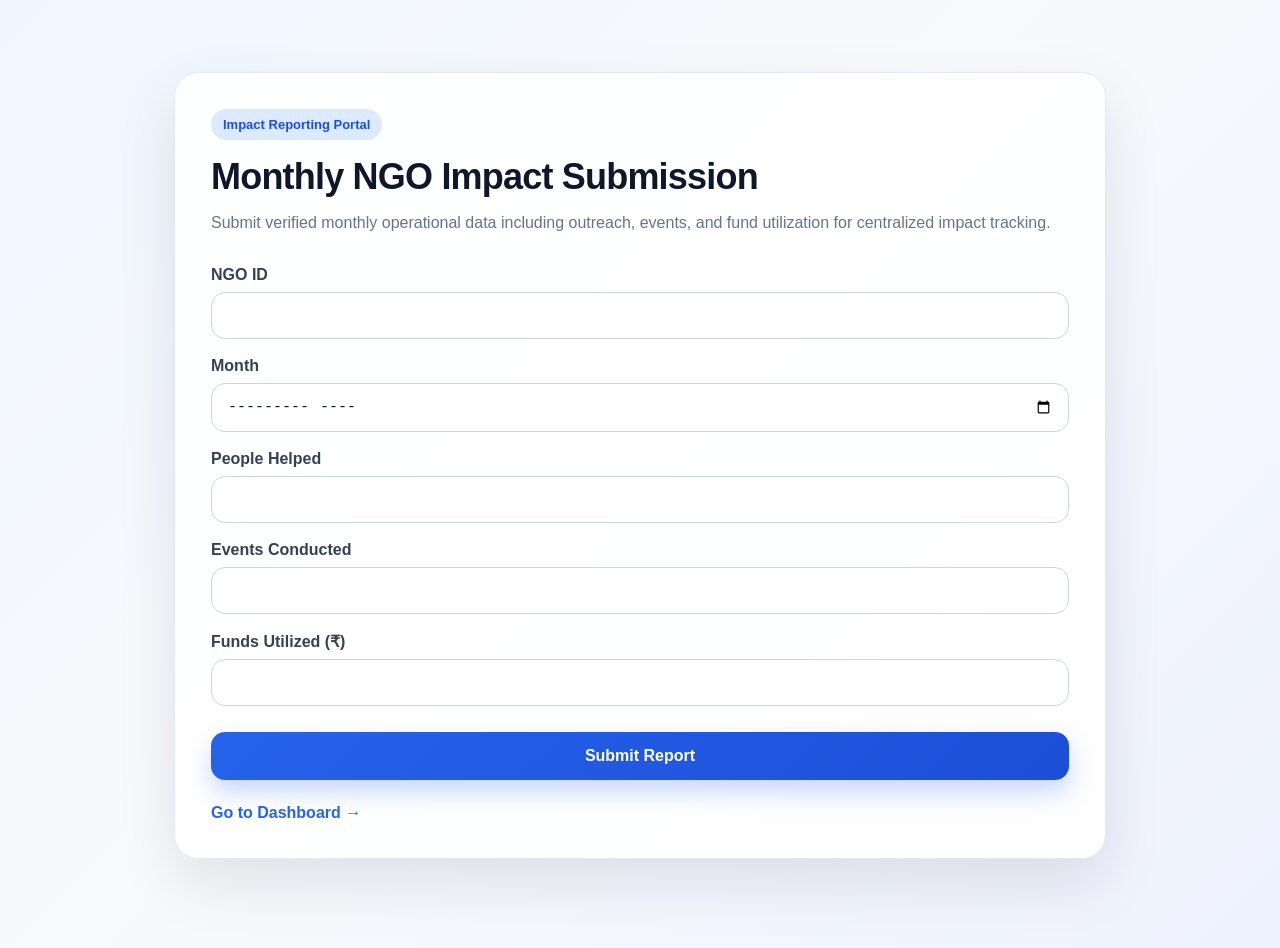
<file: frontend/index.html>
<!DOCTYPE html>
<html>
<head>
  <title>NGO Report</title>
  <link rel="stylesheet" href="style.css">
</head>

<body>

<div class="container">
  <div class="card">

    <span class="badge">Impact Reporting Portal</span>
<h1>Monthly NGO Impact Submission</h1>
<p class="subtitle">
  Submit verified monthly operational data including outreach, events, and fund utilization for centralized impact tracking.
</p>

    <form id="reportForm" class="form-grid">

      <div>
        <label>NGO ID</label>
        <input id="ngo_id" required>
      </div>

      <div>
        <label>Month</label>
        <input type="month" id="month" required>
      </div>

      <div>
        <label>People Helped</label>
        <input type="number" id="people">
      </div>

      <div>
        <label>Events Conducted</label>
        <input type="number" id="events">
      </div>

      <div>
        <label>Funds Utilized (₹)</label>
        <input type="number" id="funds">
      </div>

      <button type="submit">Submit Report</button>
      <div id="successMessage" class="success-message">
  Report submitted successfully. The dashboard has been updated.
</div>

    </form>

    <div class="nav">
      <a href="dashboard.html">Go to Dashboard →</a>
    </div>

  </div>
</div>

<script>
document.getElementById('reportForm').addEventListener('submit', async function(e){
    e.preventDefault();

    const data = {
        ngo_id: document.getElementById('ngo_id').value,
        month: document.getElementById('month').value,
        people_helped: parseInt(document.getElementById('people').value),
        events: parseInt(document.getElementById('events').value),
        funds: parseInt(document.getElementById('funds').value)
    };

    await fetch('https://ngo-impact-backend-0dlg.onrender.com/report', {
        method: 'POST',
        headers: { 'Content-Type': 'application/json' },
        body: JSON.stringify(data)
    });

    document.getElementById('successMessage').style.display = 'block';
document.getElementById('reportForm').reset();
});
</script>

</body>
</html>
</file>
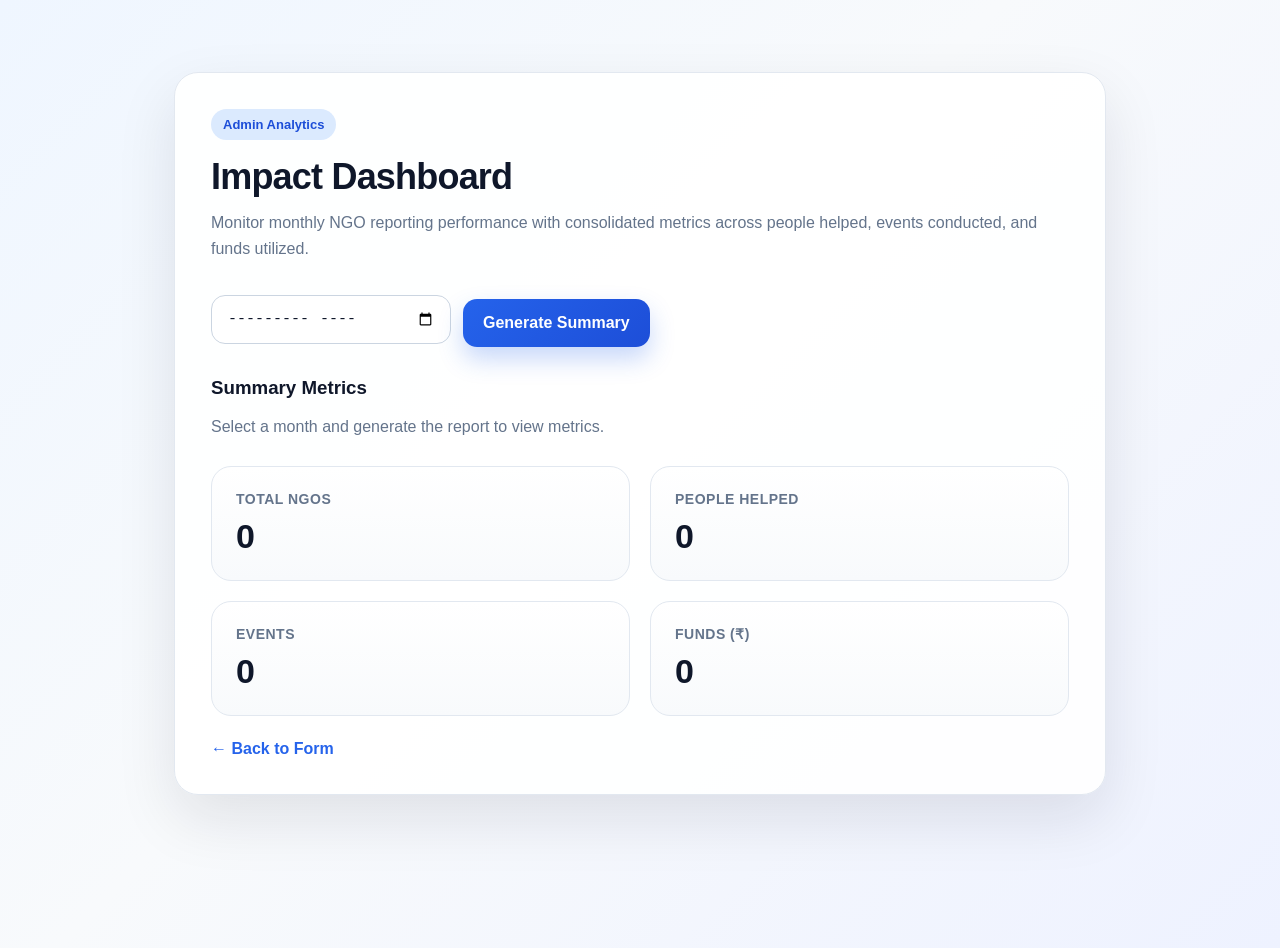
<file: frontend/dashboard.html>
<!DOCTYPE html>
<html>
<head>
  <title>Dashboard</title>
  <link rel="stylesheet" href="style.css">
</head>

<body>

<div class="container">
  <div class="card">

    <span class="badge">Admin Analytics</span>
<h1>Impact Dashboard</h1>
<p class="subtitle">
  Monitor monthly NGO reporting performance with consolidated metrics across people helped, events conducted, and funds utilized.
</p>

   <div class="dashboard-controls">
  <input type="month" id="month">
  <button onclick="loadDashboard()">Generate Summary</button>
</div>

    <h3 style="margin-top:30px;">Summary Metrics</h3>
    <p id="emptyState" style="color:#64748b;">
  Select a month and generate the report to view metrics.
</p>
    <div class="stats-grid">

      <div class="stat-card">
        <div class="stat-label">Total NGOs</div>
        <div class="stat-value" id="total_ngos">0</div>
      </div>

      <div class="stat-card">
        <div class="stat-label">People Helped</div>
        <div class="stat-value" id="total_people">0</div>
      </div>

      <div class="stat-card">
        <div class="stat-label">Events</div>
        <div class="stat-value" id="total_events">0</div>
      </div>

      <div class="stat-card">
        <div class="stat-label">Funds (₹)</div>
        <div class="stat-value" id="total_funds">0</div>
      </div>

    </div>

    <div class="nav">
      <a href="index.html">← Back to Form</a>
    </div>

  </div>
</div>

<script>
    async function loadDashboard() {
    const month = document.getElementById('month').value;

    if (!month) {
        alert("Please select a month");
        return;
    }

    const response = await fetch(`https://ngo-impact-backend-0dlg.onrender.com/dashboard?month=${month}`);
    const data = await response.json();

    document.getElementById('emptyState').style.display = 'none';

    document.getElementById('total_ngos').innerText = data.total_ngos;
    document.getElementById('total_people').innerText = data.total_people;
    document.getElementById('total_events').innerText = data.total_events;
    document.getElementById('total_funds').innerText = data.total_funds;
}
</script>

</body>
</html>
</file>
<file: frontend/style.css>
* {
  box-sizing: border-box;
}

body {
  margin: 0;
  font-family: "Segoe UI", Arial, sans-serif;
  background: linear-gradient(135deg, #eff6ff 0%, #f8fafc 45%, #eef2ff 100%);
  color: #0f172a;
  min-height: 100vh;
}

.container {
  max-width: 980px;
  margin: 48px auto;
  padding: 24px;
}

.card {
  background: rgba(255, 255, 255, 0.95);
  border: 1px solid #e2e8f0;
  border-radius: 24px;
  padding: 36px;
  box-shadow: 0 24px 60px rgba(15, 23, 42, 0.10);
}

.badge {
  display: inline-block;
  background: #dbeafe;
  color: #1d4ed8;
  font-size: 13px;
  font-weight: 700;
  padding: 8px 12px;
  border-radius: 999px;
  margin-bottom: 16px;
}

h1 {
  margin: 0;
  font-size: 36px;
  letter-spacing: -0.8px;
  color: #0f172a;
}

.subtitle {
  color: #64748b;
  margin: 12px 0 30px;
  font-size: 16px;
  line-height: 1.6;
}

.form-grid {
  display: grid;
  gap: 18px;
}

label {
  font-weight: 700;
  margin-bottom: 8px;
  display: block;
  color: #334155;
}

input {
  width: 100%;
  padding: 14px 15px;
  border: 1px solid #cbd5e1;
  border-radius: 14px;
  font-size: 15px;
  background: #ffffff;
  color: #0f172a;
}

input:focus {
  outline: none;
  border-color: #2563eb;
  box-shadow: 0 0 0 4px rgba(37, 99, 235, 0.12);
}

button {
  margin-top: 8px;
  padding: 15px 20px;
  border: none;
  border-radius: 14px;
  background: linear-gradient(135deg, #2563eb, #1d4ed8);
  color: white;
  font-size: 16px;
  font-weight: 800;
  cursor: pointer;
  box-shadow: 0 12px 24px rgba(37, 99, 235, 0.25);
}

button:hover {
  transform: translateY(-1px);
  background: linear-gradient(135deg, #1d4ed8, #1e40af);
}

.nav {
  margin-top: 24px;
}

.nav a {
  color: #2563eb;
  text-decoration: none;
  font-weight: 800;
}

.nav a:hover {
  text-decoration: underline;
}

.stats-grid {
  display: grid;
  grid-template-columns: repeat(2, 1fr);
  gap: 20px;
  margin-top: 30px;
}

.stat-card {
  background: linear-gradient(180deg, #ffffff, #f8fafc);
  border: 1px solid #e2e8f0;
  border-radius: 20px;
  padding: 24px;
}

.stat-label {
  color: #64748b;
  font-size: 14px;
  font-weight: 700;
  text-transform: uppercase;
  letter-spacing: 0.5px;
}

.stat-value {
  margin-top: 10px;
  font-size: 34px;
  font-weight: 900;
  color: #0f172a;
}

.success-message {
  margin-top: 18px;
  padding: 14px 16px;
  border-radius: 14px;
  background: #ecfdf5;
  color: #047857;
  font-weight: 700;
  display: none;
}

.dashboard-controls {
  display: flex;
  gap: 12px;
  align-items: center;
}

.dashboard-controls input {
  max-width: 240px;
}

@media (max-width: 700px) {
  .stats-grid {
    grid-template-columns: 1fr;
  }

  .dashboard-controls {
    flex-direction: column;
    align-items: stretch;
  }

  .container {
    margin: 20px auto;
    padding: 16px;
  }

  h1 {
    font-size: 30px;
  }
}
</file>
